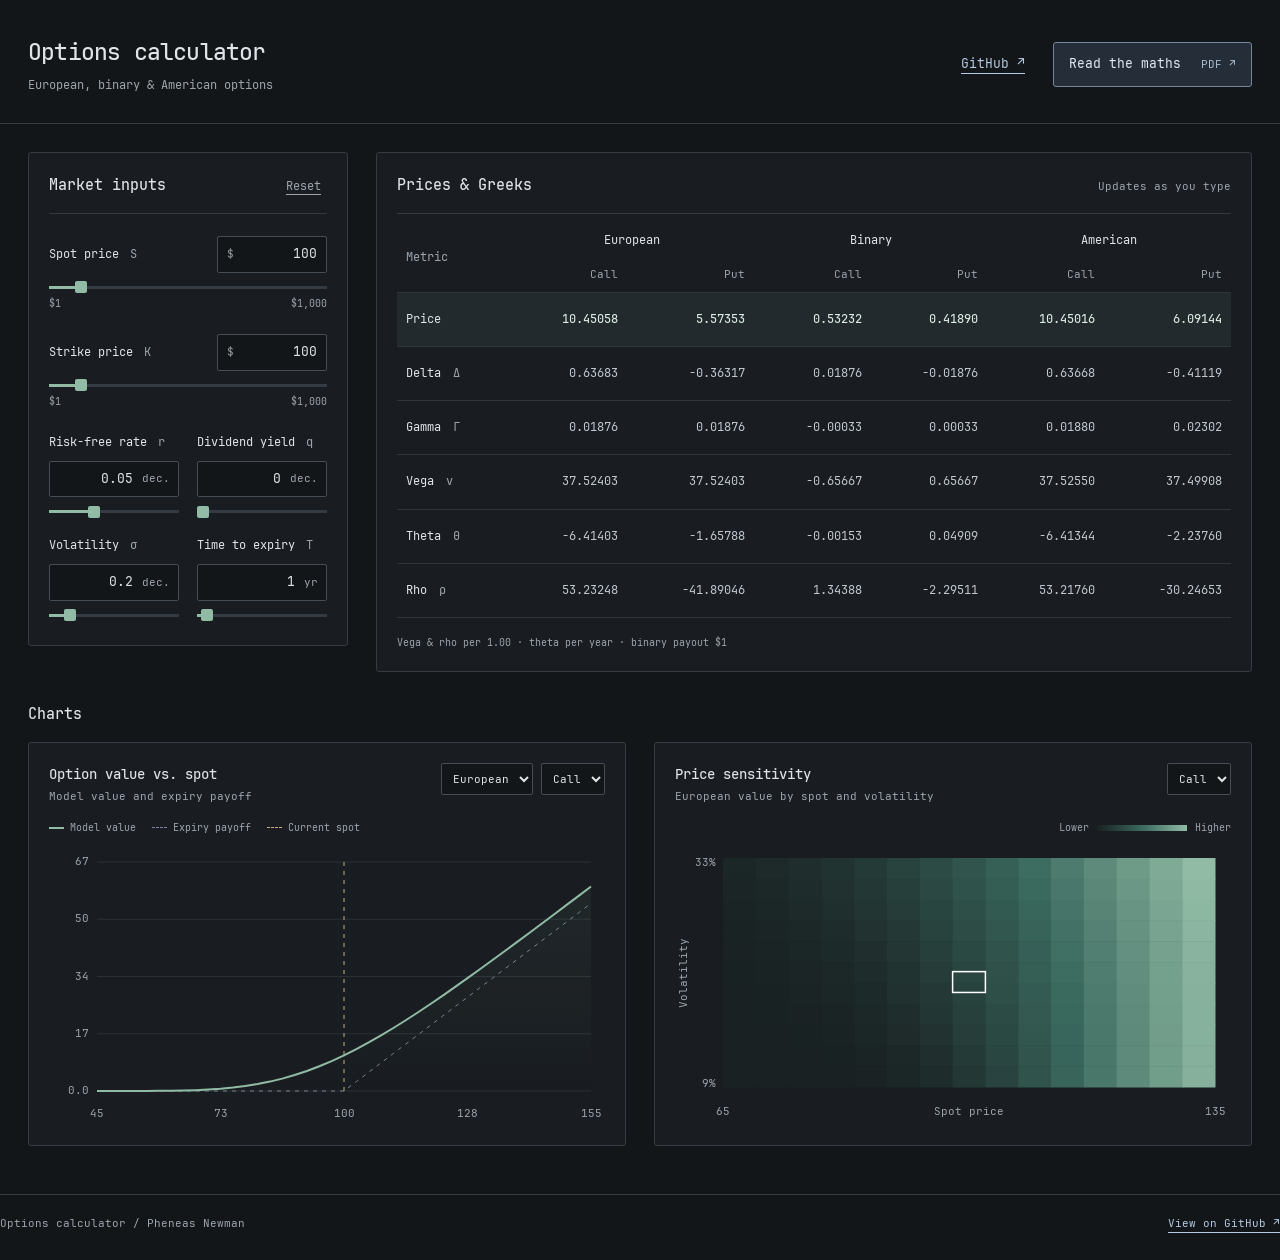
<file: docs/index.html>
<!doctype html>
<html lang="en">
<head>
  <meta charset="utf-8">
  <meta name="viewport" content="width=device-width, initial-scale=1">
  <meta name="description" content="Interactive option pricing and Greeks calculator">
  <title>Options Calculator</title>
  <link rel="stylesheet" href="style.css">
</head>
<body>
  <header class="site-header">
    <div><h1>Options calculator</h1><p>European, binary &amp; American options</p></div>
    <nav aria-label="Project resources">
      <a href="https://github.com/Pheneas123/simple-options-pricing-calculator" target="_blank" rel="noopener noreferrer">GitHub ↗</a>
      <a class="math-link" href="math.pdf" target="_blank" rel="noopener noreferrer">Read the maths <span>PDF ↗</span></a>
    </nav>
  </header>

  <main>
    <section class="workspace">
      <aside class="panel inputs-panel">
        <div class="panel-heading">
          <div><h2>Market inputs</h2></div>
          <button id="reset_btn" class="text-button" type="button">Reset</button>
        </div>

        <div class="control">
          <div class="control-head"><label for="S_num">Spot price <span>S</span></label><div class="number-wrap"><span>$</span><input id="S_num" type="number" value="100" step="1" aria-label="Spot price"></div></div>
          <input id="S_rng" type="range" min="1" max="1000" value="100" step="1">
          <div class="range-labels"><span>$1</span><span>$1,000</span></div>
        </div>

        <div class="control">
          <div class="control-head"><label for="K_num">Strike price <span>K</span></label><div class="number-wrap"><span>$</span><input id="K_num" type="number" value="100" step="1" aria-label="Strike price"></div></div>
          <input id="K_rng" type="range" min="1" max="1000" value="100" step="1">
          <div class="range-labels"><span>$1</span><span>$1,000</span></div>
        </div>

        <div class="control-grid">
          <div class="control compact">
            <div class="control-head"><label for="r_num">Risk-free rate <span>r</span></label><div class="number-wrap suffix"><input id="r_num" type="number" value="0.05" step="0.0001"><span>dec.</span></div></div>
            <input id="r_rng" type="range" min="-0.05" max="0.25" value="0.05" step="0.0001">
          </div>
          <div class="control compact">
            <div class="control-head"><label for="q_num">Dividend yield <span>q</span></label><div class="number-wrap suffix"><input id="q_num" type="number" value="0" step="0.0001"><span>dec.</span></div></div>
            <input id="q_rng" type="range" min="0" max="0.15" value="0" step="0.0001">
          </div>
          <div class="control compact">
            <div class="control-head"><label for="sigma_num">Volatility <span>σ</span></label><div class="number-wrap suffix"><input id="sigma_num" type="number" value="0.2" step="0.0001"><span>dec.</span></div></div>
            <input id="sigma_rng" type="range" min="0.01" max="1.5" value="0.2" step="0.0001">
          </div>
          <div class="control compact">
            <div class="control-head"><label for="T_num">Time to expiry <span>T</span></label><div class="number-wrap suffix"><input id="T_num" type="number" value="1" step="0.01"><span>yr</span></div></div>
            <input id="T_rng" type="range" min="0.01" max="30" value="1" step="0.01">
          </div>
        </div>
        <p id="input_error" class="input-error" role="alert"></p>
      </aside>

      <section class="panel results-panel">
        <div class="panel-heading">
          <div><h2>Prices &amp; Greeks</h2></div>
          <p class="live-note">Updates as you type</p>
        </div>
        <div class="table-wrap">
          <table class="outputs">
            <thead>
              <tr class="model-groups"><th rowspan="2" scope="col">Metric</th><th colspan="2" scope="colgroup">European</th><th colspan="2" scope="colgroup">Binary</th><th colspan="2" scope="colgroup">American</th></tr>
              <tr><th scope="col">Call</th><th scope="col">Put</th><th scope="col">Call</th><th scope="col">Put</th><th scope="col">Call</th><th scope="col">Put</th></tr>
            </thead>
            <tbody>
              <tr class="price-row"><th>Price</th><td id="call_price">—</td><td id="put_price">—</td><td id="binC_price">—</td><td id="binP_price">—</td><td id="amC_price">—</td><td id="amP_price">—</td></tr>
              <tr><th>Delta <span>Δ</span></th><td id="call_delta">—</td><td id="put_delta">—</td><td id="binC_delta">—</td><td id="binP_delta">—</td><td id="amC_delta">—</td><td id="amP_delta">—</td></tr>
              <tr><th>Gamma <span>Γ</span></th><td id="call_gamma">—</td><td id="put_gamma">—</td><td id="binC_gamma">—</td><td id="binP_gamma">—</td><td id="amC_gamma">—</td><td id="amP_gamma">—</td></tr>
              <tr><th>Vega <span>ν</span></th><td id="call_vega">—</td><td id="put_vega">—</td><td id="binC_vega">—</td><td id="binP_vega">—</td><td id="amC_vega">—</td><td id="amP_vega">—</td></tr>
              <tr><th>Theta <span>Θ</span></th><td id="call_theta">—</td><td id="put_theta">—</td><td id="binC_theta">—</td><td id="binP_theta">—</td><td id="amC_theta">—</td><td id="amP_theta">—</td></tr>
              <tr><th>Rho <span>ρ</span></th><td id="call_rho">—</td><td id="put_rho">—</td><td id="binC_rho">—</td><td id="binP_rho">—</td><td id="amC_rho">—</td><td id="amP_rho">—</td></tr>
            </tbody>
          </table>
        </div>
        <p class="units-note">Vega &amp; rho per 1.00 · theta per year · binary payout $1</p>
        <p id="model_error" class="input-error" role="status"></p>
      </section>
    </section>

    <section class="visuals-section">
      <div class="section-intro"><div><h2>Charts</h2></div><p></p></div>
      <div class="visual-grid">
        <article class="panel visual-card">
          <div class="visual-head"><div><h3>Option value vs. spot</h3><p>Model value and expiry payoff</p></div><div class="select-group"><select id="curve_model" aria-label="Curve model"><option value="european">European</option><option value="american">American</option></select><select id="curve_type" aria-label="Option type"><option value="call">Call</option><option value="put">Put</option></select></div></div>
          <div class="chart-legend"><span><i class="line-value"></i>Model value</span><span><i class="line-payoff"></i>Expiry payoff</span><span><i class="line-spot"></i>Current spot</span></div>
          <div class="canvas-wrap"><canvas id="value_chart" aria-label="Option value across spot prices"></canvas></div>
        </article>
        <article class="panel visual-card">
          <div class="visual-head"><div><h3>Price sensitivity</h3><p>European value by spot and volatility</p></div><select id="heatmap_type" aria-label="Heatmap option type"><option value="call">Call</option><option value="put">Put</option></select></div>
          <div class="heatmap-scale"><span>Lower</span><i></i><span>Higher</span></div>
          <div class="canvas-wrap"><canvas id="price_heatmap" aria-label="Option price heatmap"></canvas></div>
        </article>
      </div>
    </section>
  </main>

  <footer><span>Options calculator / Pheneas Newman</span><a href="https://github.com/Pheneas123/simple-options-pricing-calculator" target="_blank" rel="noopener noreferrer">View on GitHub ↗</a></footer>
  <script src="options.js"></script>
  <script src="app.js"></script>
</body>
</html>
</file>
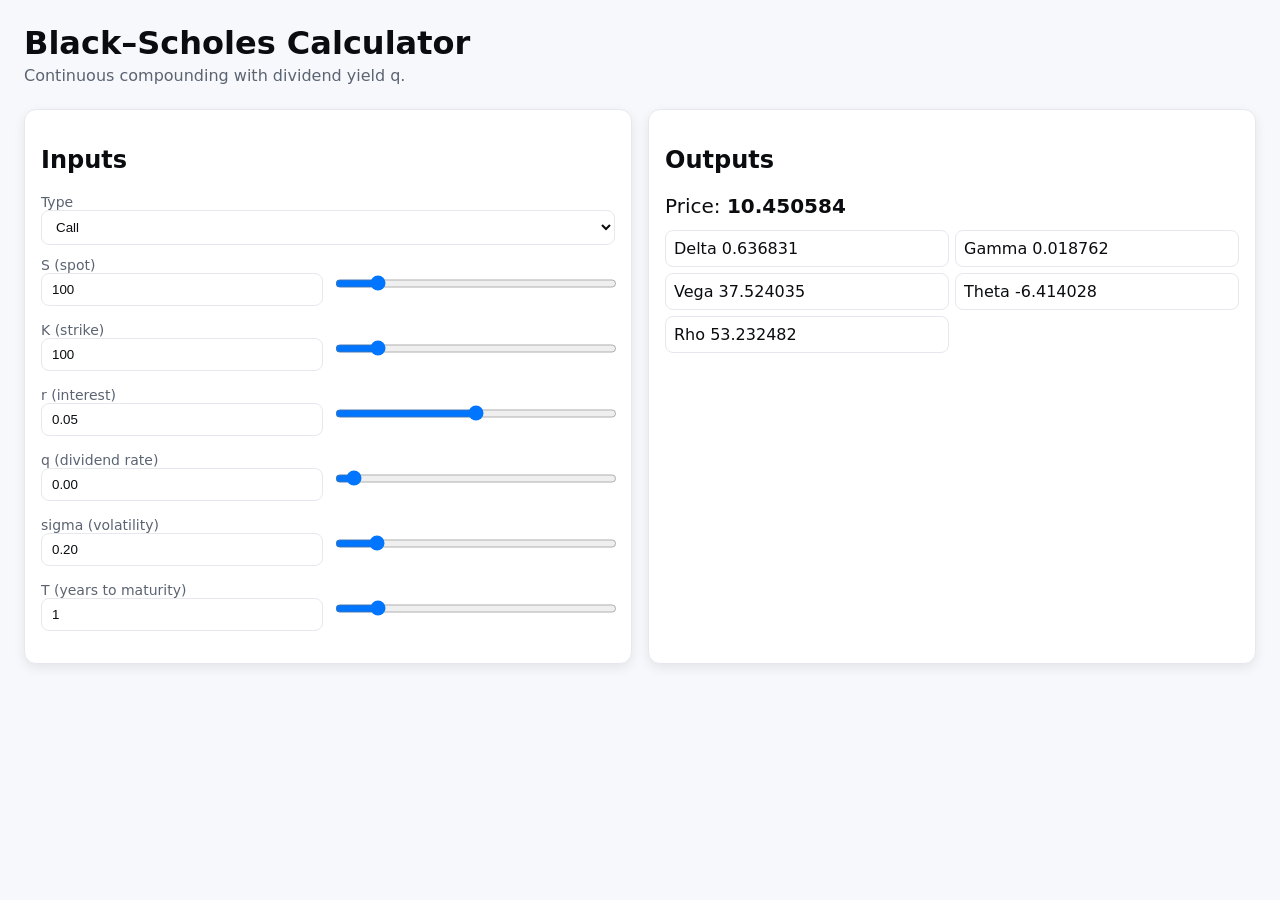
<file: web/index.html>
<!doctype html>
<html lang="en">
<head>
  <meta charset="utf-8" />
  <meta name="viewport" content="width=device-width,initial-scale=1" />
  <title>Black–Scholes C++ Calculator</title>
  <link rel="stylesheet" href="style.css" />
</head>
<body>
  <header>
    <h1>Black–Scholes Calculator</h1>
    <p>Continuous compounding with dividend yield q.</p>
  </header>

  <main class="grid">
    <section class="card">
      <h2>Inputs</h2>

      <label>Type
        <select id="type">
          <option value="Call" selected>Call</option>
          <option value="Put">Put</option>
        </select>
      </label>

      <div class="row">
        <label>S (spot) <input id="S_num" type="number" value="100" step="0.01"></label>
        <input id="S_rng" type="range" min="1" max="1000" value="100" step="1">
      </div>

      <div class="row">
        <label>K (strike) <input id="K_num" type="number" value="100" step="0.01"></label>
        <input id="K_rng" type="range" min="1" max="1000" value="100" step="1">
      </div>

      <div class="row">
        <label>r (interest) <input id="r_num" type="number" value="0.05" step="0.0001"></label>
        <input id="r_rng" type="range" min="-0.05" max="0.15" value="0.05" step="0.0001">
      </div>

      <div class="row">
        <label>q (dividend rate) <input id="q_num" type="number" value="0.00" step="0.0001"></label>
        <input id="q_rng" type="range" min="0.00" max="0.10" value="0.00" step="0.0001">
      </div>

      <div class="row">
        <label>sigma (volatility) <input id="sigma_num" type="number" value="0.20" step="0.0001"></label>
        <input id="sigma_rng" type="range" min="0.01" max="2.00" value="0.20" step="0.0001">
      </div>

      <div class="row">
        <label>T (years to maturity) <input id="T_num" type="number" value="1" step="0.01"></label>
        <input id="T_rng" type="range" min="0.01" max="10.00" value="1" step="0.01">
      </div>
    </section>

    <section class="card">
      <h2>Outputs</h2>
      <div class="price">Price: <strong id="price">—</strong></div>
      <div class="greeks">
        <div>Delta <span id="delta">—</span></div>
        <div>Gamma <span id="gamma">—</span></div>
        <div>Vega <span id="vega">—</span></div>
        <div>Theta <span id="theta">—</span></div>
        <div>Rho <span id="rho">—</span></div>
      </div>
    </section>
  </main>
  <script src="options.js"></script>   
  <script src="app.js"></script>  
</body>
</html>
</file>
<file: docs/style.css>
@font-face { font-family: 'JetBrains Mono'; src: url('fonts/JetBrainsMono-Regular.ttf'); font-weight: 400; font-display: swap; }
@font-face { font-family: 'JetBrains Mono'; src: url('fonts/JetBrainsMono-Medium.ttf'); font-weight: 500 700; font-display: swap; }
:root { color-scheme: dark; --bg: #131619; --panel: #191d21; --text: #e0e4e8; --muted: #9ca4ad; --border: #353b42; --accent: #91bba5; --orange: #c3ab83; }
* { box-sizing: border-box; }
body { margin: 0; background: var(--bg); color: var(--text); font: 13px/1.6 'JetBrains Mono', monospace; }
button, input, select { font: inherit; }
a { color: #b4c9e3; text-underline-offset: 5px; }
a:hover { color: #fff; }
:focus-visible { outline: 2px solid #b4c9e3; outline-offset: 4px; }
h1, h2, h3, p { margin: 0; }
h1 { font-size: 23px; font-weight: 500; letter-spacing: -.8px; }
h2 { font-size: 15px; font-weight: 500; }
h3 { font-size: 14px; font-weight: 500; }
.site-header { max-width: 1424px; margin: auto; padding: 34px 28px 28px; display: flex; align-items: center; justify-content: space-between; gap: 24px; border-bottom: 1px solid var(--border); }
.site-header p { margin-top: 5px; color: var(--muted); font-size: 12px; }
.site-header nav { display: flex; align-items: center; gap: 28px; }
.math-link { padding: 11px 15px; border: 1px solid #75869a; border-radius: 3px; background: #252e38; color: #e0e9f3; text-decoration: none; }
.math-link:hover { background: #303d4a; }
.math-link span { margin-left: 12px; color: #adbed1; font-size: 11px; }
main { max-width: 1424px; margin: auto; padding: 28px 28px 48px; }
.workspace { display: grid; grid-template-columns: 320px minmax(0, 1fr); gap: 28px; align-items: start; }
.workspace > *, .visual-grid > * { min-width: 0; }
.panel { background: var(--panel); border: 1px solid var(--border); border-radius: 3px; }
.inputs-panel, .results-panel { padding: 20px; }
.panel-heading, .visual-head { display: flex; justify-content: space-between; align-items: baseline; gap: 16px; }
.panel-heading { padding-bottom: 16px; border-bottom: 1px solid var(--border); }
.text-button { border: 0; background: transparent; color: var(--muted); text-decoration: underline; text-underline-offset: 4px; cursor: pointer; font-size: 12px; }
.text-button:hover { color: #fff; }
.live-note { color: var(--muted); font-size: 11px; }
.control { padding-top: 22px; }
.control-head { display: flex; justify-content: space-between; align-items: center; gap: 10px; margin-bottom: 13px; }
label { font-size: 12px; }
label > span { color: var(--muted); margin-left: 4px; }
.number-wrap { width: 110px; display: flex; align-items: center; border: 1px solid #454d56; border-radius: 2px; background: #131619; overflow: hidden; }
.number-wrap:focus-within { border-color: #b4c9e3; }
.number-wrap span { color: var(--muted); padding-left: 9px; font-size: 11px; }
.number-wrap input { width: 100%; min-width: 0; border: 0; outline: none; padding: 7px 9px 7px 4px; background: transparent; color: var(--text); text-align: right; font-size: 13px; }
.number-wrap.suffix input { padding-left: 9px; }
.number-wrap.suffix span { padding: 0 8px 0 0; }
input[type=number] { appearance: textfield; }
input[type=number]::-webkit-inner-spin-button { appearance: none; }
input[type=range] { display: block; width: 100%; margin: 0; height: 3px; appearance: none; background: var(--border); accent-color: var(--accent); cursor: pointer; }
input[type=range]::-webkit-slider-thumb { appearance: none; height: 12px; width: 12px; border: 0; border-radius: 2px; background: var(--accent); }
input[type=range]::-moz-range-thumb { height: 12px; width: 12px; border: 0; border-radius: 2px; background: var(--accent); }
.range-labels { display: flex; justify-content: space-between; color: var(--muted); font-size: 10px; margin-top: 7px; }
.control-grid { display: grid; grid-template-columns: 1fr 1fr; gap: 0 18px; }
.compact .control-head { display: block; }
.compact .number-wrap { width: 100%; margin-top: 8px; }
.input-error { font-size: 11px; color: #e8a5a5; margin-top: 16px; }
.input-error:empty { display: none; }
.inputs-panel { padding-bottom: 28px; }
.table-wrap { overflow-x: auto; }
.outputs { width: 100%; min-width: 650px; border-collapse: collapse; font-size: 12px; font-variant-numeric: tabular-nums; }
.outputs th, .outputs td { padding: 17px 9px; border-bottom: 1px solid #30363d; text-align: right; white-space: nowrap; }
.outputs thead th { font-size: 11px; font-weight: 400; color: var(--muted); padding-block: 8px; }
.outputs .model-groups th { text-align: center; padding-top: 17px; border-bottom: 0; color: var(--text); font-size: 12px; }
.outputs .model-groups th:first-child { text-align: left; color: var(--muted); border-bottom: 1px solid #30363d; }
.outputs th:first-child { text-align: left; }
.outputs tbody th, .outputs .model-groups th:first-child { position: sticky; left: 0; background: var(--panel); z-index: 1; }
.outputs tbody th { font-weight: 400; }
.outputs tbody th span { color: var(--muted); margin-left: 5px; }
.outputs tbody td { color: #c1c8d0; }
.outputs .price-row { background: #222a2d; }
.outputs .price-row th { background: #222a2d; }
.outputs .price-row td { color: #dcebe2; font-weight: 500; }
.units-note { color: var(--muted); font-size: 10px; margin-top: 17px; }
.visuals-section { margin-top: 30px; }
.section-intro { margin-bottom: 16px; }
.visual-grid { display: grid; grid-template-columns: 1fr 1fr; gap: 28px; }
.visual-card { padding: 20px; }
.visual-head { align-items: start; }
.visual-head p { margin-top: 3px; font-size: 11px; color: var(--muted); }
.select-group { display: flex; gap: 8px; }
select { background: #131619; border: 1px solid #454d56; border-radius: 2px; color: var(--text); font-size: 11px; padding: 7px; }
.chart-legend, .heatmap-scale { display: flex; align-items: center; gap: 16px; height: 44px; color: var(--muted); font-size: 10px; }
.chart-legend span { display: flex; gap: 6px; align-items: center; }
.chart-legend i { display: inline-block; width: 15px; height: 2px; }
.line-value { background: var(--accent); }.line-payoff { border-top: 1px dashed #798395; }.line-spot { border-top: 1px dashed var(--orange); }
.heatmap-scale { justify-content: end; gap: 8px; }
.heatmap-scale i { display: block; width: 90px; height: 6px; background: linear-gradient(90deg, #192122, #3a695e, #91bba5); }
.canvas-wrap { height: 275px; }
canvas { display: block; height: 100%; width: 100%; }
footer { max-width: 1368px; margin: 0 auto; padding: 20px 0 28px; border-top: 1px solid var(--border); color: var(--muted); font-size: 11px; display: flex; justify-content: space-between; gap: 20px; }
@media(max-width: 1150px) { .workspace { grid-template-columns: 280px minmax(0, 1fr); gap: 20px; }.live-note { display: none; }.visual-grid { gap: 20px; }.visual-head { flex-wrap: wrap; } }
@media(max-width: 900px) { .workspace { grid-template-columns: 1fr; }.control-grid { grid-template-columns: repeat(4,1fr); }.visual-grid { grid-template-columns: 1fr; }.outputs { min-width: 650px; } }
@media(max-width: 620px) { .site-header { align-items: start; flex-direction: column; padding: 24px 18px; gap: 20px; }h1 { font-size: 21px; }.site-header nav { width: 100%; justify-content: space-between; }.math-link { padding: 9px 12px; }main { padding: 20px 14px 32px; }.control-grid { grid-template-columns: 1fr 1fr; }.inputs-panel, .results-panel, .visual-card { padding: 16px; }.inputs-panel { padding-bottom: 25px; }.units-note { max-width: 290px; }.canvas-wrap { height: 255px; }.chart-legend { gap: 10px; font-size: 9px; }footer { margin: 0 18px; flex-direction: column; gap: 10px; } }
.outputs thead tr:not(.model-groups) th:first-child { text-align: right; }
</file>
<file: web/style.css>
:root{
  --bg:#0b0c0f; --fg:#e7e9ee; --card:#141720; --muted:#9aa3b2; --border:#212633; --accent:#5aa7ff;
}
@media (prefers-color-scheme: light){
  :root{ --bg:#f7f8fb; --fg:#0b0c0f; --card:#ffffff; --muted:#5b6472; --border:#e6e8ee; --accent:#2b6cff; }
}
*{box-sizing:border-box}
body{margin:0; font-family:system-ui, Segoe UI, Roboto, Arial, sans-serif; background:var(--bg); color:var(--fg);}
header{padding:24px 24px 0} h1{margin:0 0 4px} p{margin:0; color:var(--muted)}
.grid{display:grid; gap:16px; padding:24px; grid-template-columns:repeat(auto-fit,minmax(320px,1fr))}
.card{background:var(--card); border:1px solid var(--border); border-radius:12px; padding:16px; box-shadow:0 4px 12px rgb(0 0 0 / 8%)}
label{display:block; font-size:14px; color:var(--muted); margin-bottom:4px}
input, select{width:100%; padding:8px 10px; border-radius:8px; border:1px solid var(--border); background:transparent; color:var(--fg)}
.row{display:grid; grid-template-columns:1fr 1fr; gap:10px; margin:12px 0}
.price{font-size:20px; margin:8px 0 12px}
.greeks{display:grid; grid-template-columns:repeat(2,1fr); gap:6px}
.greeks div{padding:8px; border:1px solid var(--border); border-radius:8px}
</file>
